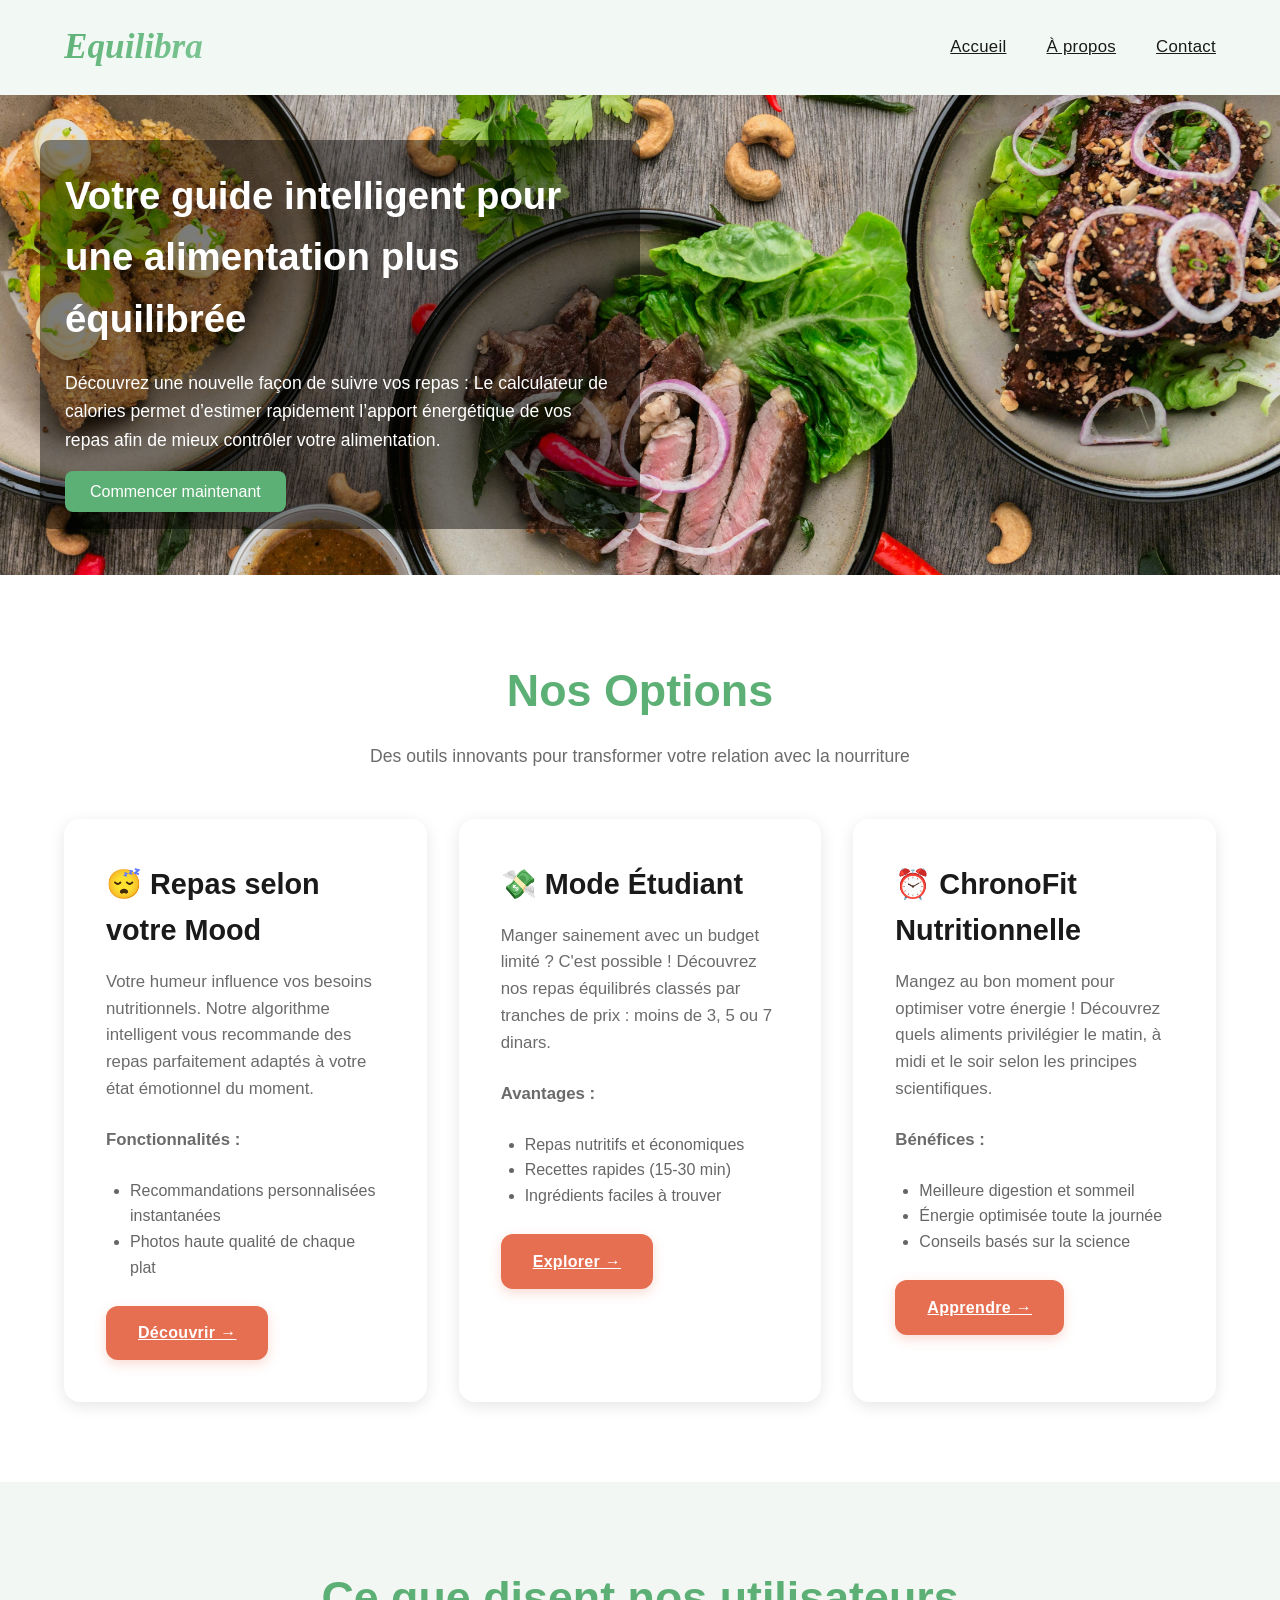
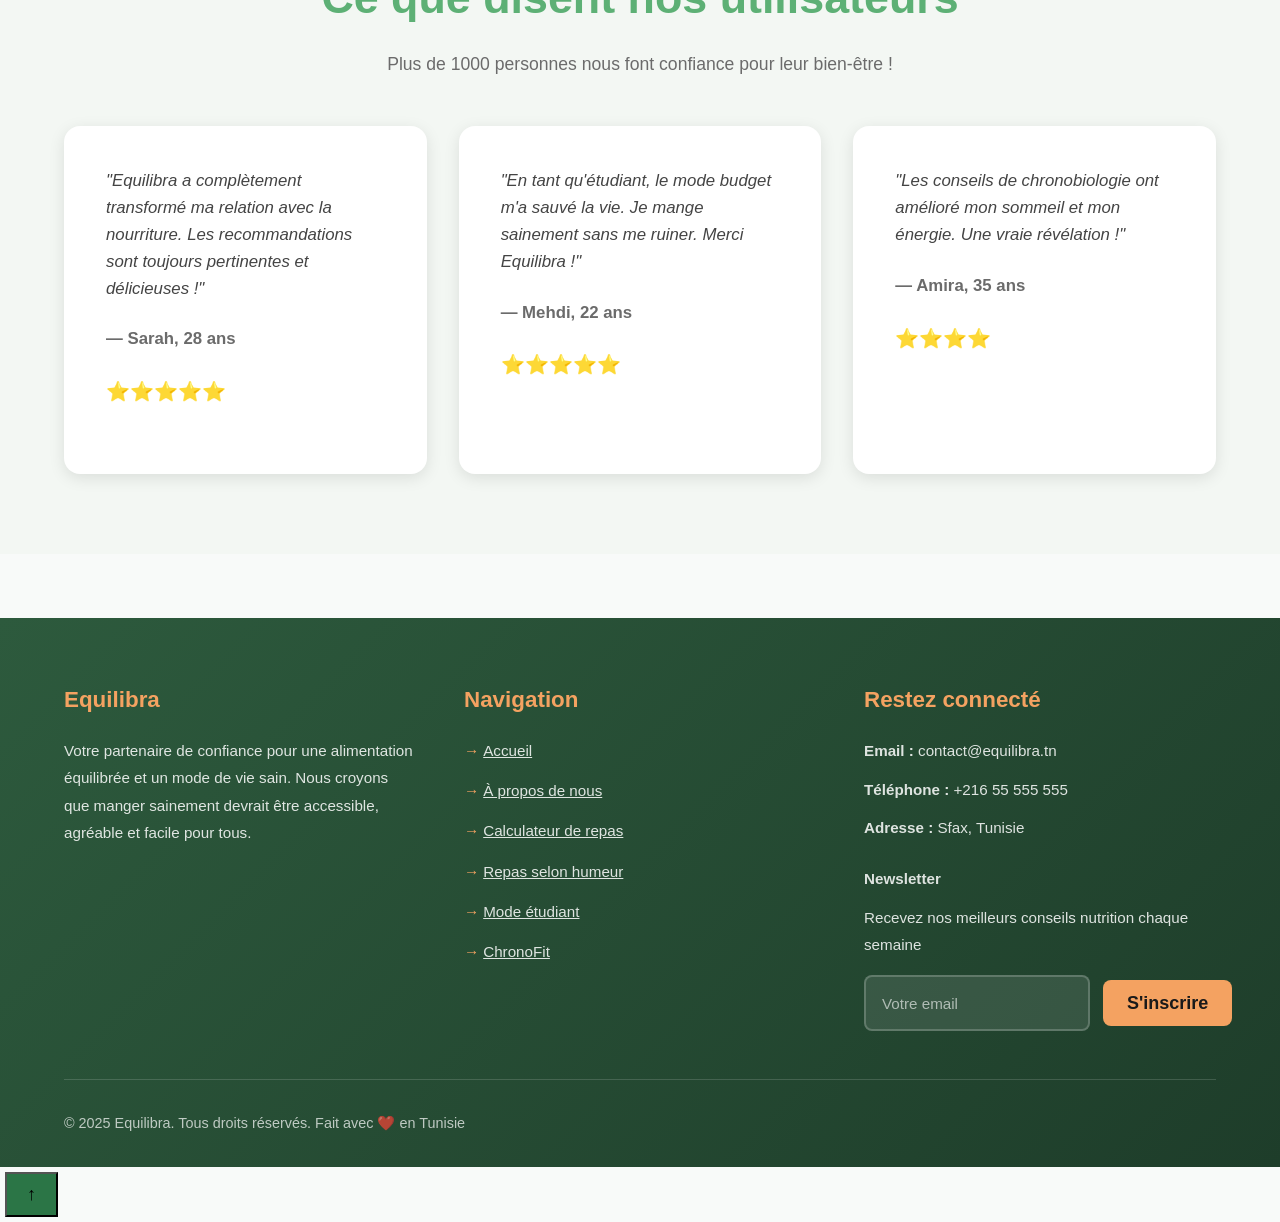
<file: index.html>
<!DOCTYPE html>
<html lang="fr">
<head>
    <meta charset="UTF-8">
    <title>Calculateur de Calories</title>
    <link rel="stylesheet" href="style.css">
</head>
<body>
<header>
    <nav>
        <h1>Equilibra</h1>
        <ul>
            <li><a href="index.html">Accueil</a></li>
            <li><a href="a propos.html">À propos</a></li>
            <li><a href="#contact">Contact</a></li>
        </ul>
    </nav>
</header>
<section class="principal">
<div class="principal1">
<h2>Votre guide intelligent pour une alimentation plus équilibrée</h2>
<p>Découvrez une nouvelle façon de suivre vos repas : Le calculateur de calories permet d’estimer rapidement l’apport énergétique de vos repas afin de mieux contrôler votre alimentation.</p>
<a href="calculateur.html" class="btn">Commencer maintenant</a>
</div>
</section>
    <section id="features" class="features">
        <h2>Nos Options</h2>
        <p>Des outils innovants pour transformer votre relation avec la nourriture</p>      
        <div class="cards">
            <div class="card">
                <h3>😴 Repas selon votre Mood</h3>
                <p>Votre humeur influence vos besoins nutritionnels. Notre algorithme intelligent vous recommande des repas parfaitement adaptés à votre état émotionnel du moment.</p>
                <p><strong>Fonctionnalités :</strong></p>
                <ul style="text-align: left; padding-left: 1.5rem; color: #666;">
                    <li>Recommandations personnalisées instantanées</li>
                    <li>Photos haute qualité de chaque plat</li>
                </ul>
            </br>
                <a href="mood.html" class="btn-secondary">Découvrir →</a>
            </div>
            <div class="card">
                <h3>💸 Mode Étudiant</h3>
                <p>Manger sainement avec un budget limité ? C'est possible ! Découvrez nos repas équilibrés classés par tranches de prix : moins de 3, 5 ou 7 dinars.</p>
                <p><strong>Avantages :</strong></p>
                <ul style="text-align: left; padding-left: 1.5rem; color: #666;">
                    <li>Repas nutritifs et économiques</li>
                    <li>Recettes rapides (15-30 min)</li>
                    <li>Ingrédients faciles à trouver</li>
                </ul>
                </br>
                <a href="budget.html" class="btn-secondary">Explorer →</a>
            </div>
            <div class="card">
                <h3>⏰ ChronoFit Nutritionnelle</h3>
                <p>Mangez au bon moment pour optimiser votre énergie ! Découvrez quels aliments privilégier le matin, à midi et le soir selon les principes scientifiques.</p>
                <p><strong>Bénéfices :</strong></p>
                <ul style="text-align: left; padding-left: 1.5rem; color: #666;">
                    <li>Meilleure digestion et sommeil</li>
                    <li>Énergie optimisée toute la journée</li>
                    <li>Conseils basés sur la science</li>
                </ul>
                </br>
                <a href="chrono.html" class="btn-secondary">Apprendre →</a>
            </div>
    </section>
    <section class="features" style="background: #f3f7f3;">
        <h2>Ce que disent nos utilisateurs</h2>
        <p>Plus de 1000 personnes nous font confiance pour leur bien-être !</p>
        <div class="cards">
            <div class="card">
                <p style="font-style: italic; color: #444; font-size: 1.05rem;">"Equilibra a complètement transformé ma relation avec la nourriture. Les recommandations sont toujours pertinentes et délicieuses !"</p>
                <p style="margin-top: 1rem;"><strong>— Sarah, 28 ans</strong></p>
                <p style="color: #F4A261; font-size: 1.2rem;">⭐⭐⭐⭐⭐</p>
            </div>
            <div class="card">
                <p style="font-style: italic; color: #444; font-size: 1.05rem;">"En tant qu'étudiant, le mode budget m'a sauvé la vie. Je mange sainement sans me ruiner. Merci Equilibra !"</p>
                <p style="margin-top: 1rem;"><strong>— Mehdi, 22 ans</strong></p>
                <p style="color: #F4A261; font-size: 1.2rem;">⭐⭐⭐⭐⭐</p>
            </div>
            <div class="card">
                <p style="font-style: italic; color: #444; font-size: 1.05rem;">"Les conseils de chronobiologie ont amélioré mon sommeil et mon énergie. Une vraie révélation !"</p>
                <p style="margin-top: 1rem;"><strong>— Amira, 35 ans</strong></p>
                <p style="color: #F4A261; font-size: 1.2rem;">⭐⭐⭐⭐</p>
            </div>
        </div>
    </section>
 <footer id="contact">
        <div class="footer-content">
            <div class="footer-section">
                <h3>Equilibra</h3>
                <p>Votre partenaire de confiance pour une alimentation équilibrée et un mode de vie sain. Nous croyons que manger sainement devrait être accessible, agréable et facile pour tous.</p>
            </div>
            <div class="footer-section">
                <h3>Navigation</h3>
                <ul>
                    <li><a href="index.html">Accueil</a></li>
                    <li><a href="a propos.html">À propos de nous</a></li>
                    <li><a href="calculateur.html">Calculateur de repas</a></li>
                    <li><a href="mood.html">Repas selon humeur</a></li>
                    <li><a href="budget.html">Mode étudiant</a></li>
                    <li><a href="chrono.html">ChronoFit</a></li>
                </ul>
            </div>
            <div class="footer-section">
                <h3>Restez connecté</h3>
                <p><strong>Email :</strong> contact@equilibra.tn</p>
                <p><strong>Téléphone :</strong> +216 55 555 555</p>
                <p><strong>Adresse :</strong> Sfax, Tunisie</p>
                <p style="margin-top: 1.5rem;"><strong>Newsletter</strong></p>
                <p>Recevez nos meilleurs conseils nutrition chaque semaine</p>
                <form class="newsletter-form" onsubmit="event.preventDefault(); alert('Merci pour votre inscription !');">
                    <input type="email" placeholder="Votre email" required>
                    <button type="submit">S'inscrire</button>
                </form>
            </div>
        </div>
        <div class="footer-bottom">
            <p>&copy; 2025 Equilibra. Tous droits réservés. Fait avec ❤️ en Tunisie </p>
        </div>
    </footer>
    <button  id="scrollToTop" onclick="window.scrollTo({top: 0, behavior: 'smooth'})">↑</button>
    <script>
        window.addEventListener('scroll', function() {
            const header = document.getElementById('header');
            const scrollToTop = document.getElementById('scrollToTop');
            
            if (window.scrollY > 100) {
                header.classList.add('scrolled');
                scrollToTop.classList.add('visible');
            } else {
                header.classList.remove('scrolled');
                scrollToTop.classList.remove('visible');
            }
        });
        const observerOptions = {
            threshold: 0.1,
            rootMargin: '0px 0px -50px 0px'
        };
        const observer = new IntersectionObserver(function(entries) {
            entries.forEach(entry => {
                if (entry.isIntersecting) {
                    entry.target.style.opacity = '1';
                    entry.target.style.transform = 'translateY(0)';
                }
            });
        }, observerOptions);
        document.querySelectorAll('.card').forEach(card => {
            card.style.opacity = '0';
            card.style.transform = 'translateY(20px)';
            card.style.transition = 'opacity 0.6s ease, transform 0.6s ease';
            observer.observe(card);
        });
    </script>
</body>
</html>
</file>
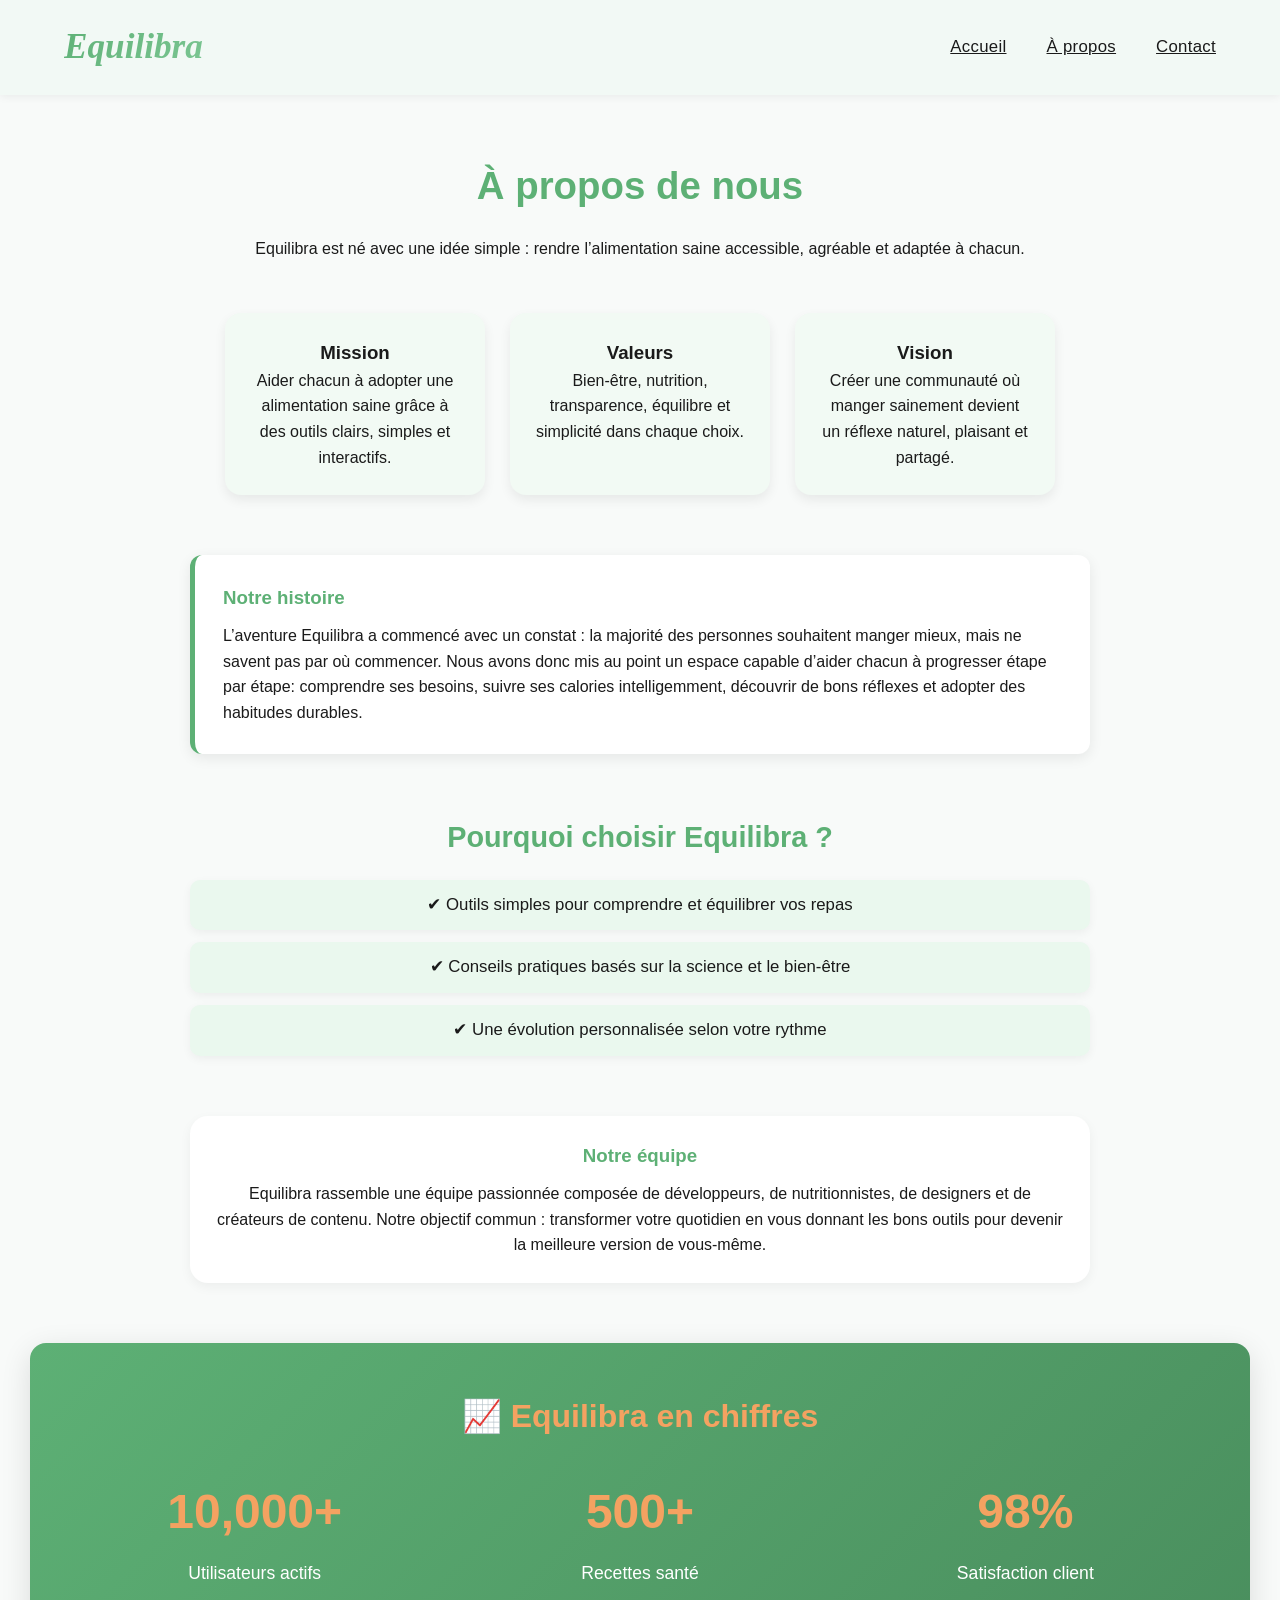
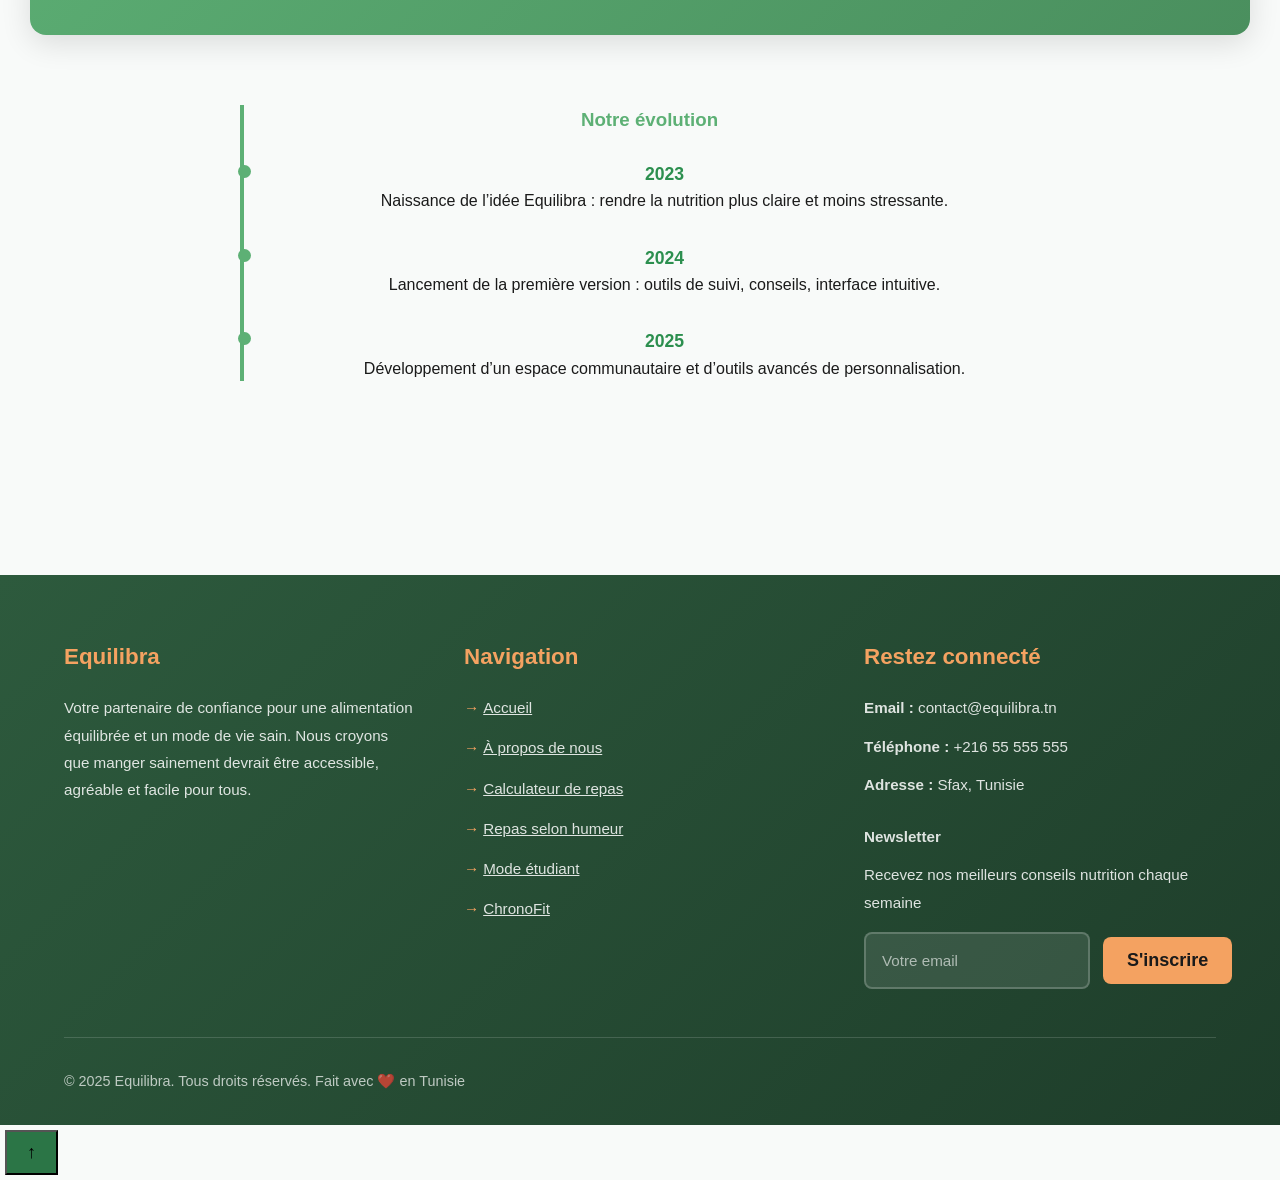
<file: a propos.html>
<!DOCTYPE html>
<html lang="fr">
<head>
    <meta charset="UTF-8">
    <title>Equilibra - À propos</title>
    <link rel="stylesheet" href="style.css">
</head>
<body>
<header>
    <nav>
        <h1>Equilibra</h1>
        <ul>
            <li><a href="acceuil.html">Accueil</a></li>
            <li><a href="a propos.html">À propos</a></li>
            <li><a href="#contact">Contact</a></li>
        </ul>
    </nav>
</header>
<section id="apropos" class="apropos">
    <h2>À propos de nous</h2>
    <p>
        Equilibra est né avec une idée simple : rendre l’alimentation saine accessible, agréable et adaptée à chacun.
    </p>
    </br>
    </br>
    <div class="valeurs">
        <div class="valeur">
            <h3>Mission</h3>
            <p>Aider chacun à adopter une alimentation saine grâce à des outils clairs, simples et interactifs.</p>
        </div>
        <div class="valeur">
            <h3>Valeurs</h3>
            <p>Bien-être, nutrition, transparence, équilibre et simplicité dans chaque choix.</p>
        </div>
        <div class="valeur">
            <h3>Vision</h3>
            <p>Créer une communauté où manger sainement devient un réflexe naturel, plaisant et partagé.</p>
        </div>
    </div>
    <section class="histoire">
        <h3>Notre histoire</h3>
        <p>
            L’aventure Equilibra a commencé avec un constat : la majorité des personnes souhaitent manger mieux, 
            mais ne savent pas par où commencer.  
            Nous avons donc mis au point un espace capable d’aider chacun à progresser étape par étape: 
            comprendre ses besoins, suivre ses calories intelligemment, découvrir de bons réflexes 
            et adopter des habitudes durables.
        </p>
    </section>
    <section class="choisir">
        <h3>Pourquoi choisir Equilibra ?</h3>
        <ul>
            <li>✔ Outils simples pour comprendre et équilibrer vos repas</li>
            <li>✔ Conseils pratiques basés sur la science et le bien-être</li>
            <li>✔ Une évolution personnalisée selon votre rythme</li>
        </ul>
    </section>
    <section class="equipe">
        <h3>Notre équipe</h3>
        <p>
            Equilibra rassemble une équipe passionnée composée de développeurs, de nutritionnistes, de designers et de créateurs de contenu.  
            Notre objectif commun : transformer votre quotidien en vous donnant les bons outils pour devenir la meilleure version de vous-même.
        </p>
    </section>
     <section style="background: linear-gradient(135deg, #5DB075, #4A8F5E); color: white; padding: 3rem; border-radius: 16px; margin: 3rem 0; box-shadow: 0 8px 30px rgba(0,0,0,0.12);">
            <h3 style="color: #F4A261; text-align: center; font-size: 2em; margin-bottom: 2rem;">📈 Equilibra en chiffres</h3>
            <div style="display: grid; grid-template-columns: repeat(auto-fit, minmax(200px, 1fr)); gap: 2rem; text-align: center;">
                <div>
                    <p style="font-size: 3em; font-weight: bold; margin: 0; color: #F4A261;">10,000+</p>
                    <p style="font-size: 1.1em; margin: 0.5rem 0 0 0;">Utilisateurs actifs</p>
                </div>
                <div>
                    <p style="font-size: 3em; font-weight: bold; margin: 0; color: #F4A261;">500+</p>
                    <p style="font-size: 1.1em; margin: 0.5rem 0 0 0;">Recettes santé</p>
                </div>
                <div>
                    <p style="font-size: 3em; font-weight: bold; margin: 0; color: #F4A261;">98%</p>
                    <p style="font-size: 1.1em; margin: 0.5rem 0 0 0;">Satisfaction client</p>
                </div>
            </div>
        </section>
    <section class="timeline">
        <h3>Notre évolution</h3>
        <div class="etape">
            <span class="date">2023</span>
            <p>Naissance de l’idée Equilibra : rendre la nutrition plus claire et moins stressante.</p>
        </div>
        <div class="etape">
            <span class="date">2024</span>
            <p>Lancement de la première version : outils de suivi, conseils, interface intuitive.</p>
        </div>
        <div class="etape">
            <span class="date">2025</span>
            <p>Développement d’un espace communautaire et d’outils avancés de personnalisation.</p>
        </div>
    </section>
</section>
<footer id="contact">
        <div class="footer-content">
            <div class="footer-section">
                <h3>Equilibra</h3>
                <p>Votre partenaire de confiance pour une alimentation équilibrée et un mode de vie sain. Nous croyons que manger sainement devrait être accessible, agréable et facile pour tous.</p>
            </div>
            <div class="footer-section">
                <h3>Navigation</h3>
                <ul>
                    <li><a href="acceuil.html">Accueil</a></li>
                    <li><a href="a propos.html">À propos de nous</a></li>
                    <li><a href="calculateur.html">Calculateur de repas</a></li>
                    <li><a href="mood.html">Repas selon humeur</a></li>
                    <li><a href="budget.html">Mode étudiant</a></li>
                    <li><a href="chrono.html">ChronoFit</a></li>
                </ul>
            </div>
            <div class="footer-section">
                <h3>Restez connecté</h3>
                <p><strong>Email :</strong> contact@equilibra.tn</p>
                <p><strong>Téléphone :</strong> +216 55 555 555</p>
                <p><strong>Adresse :</strong> Sfax, Tunisie</p>
                <p style="margin-top: 1.5rem;"><strong>Newsletter</strong></p>
                <p>Recevez nos meilleurs conseils nutrition chaque semaine</p>
                <form class="newsletter-form" onsubmit="event.preventDefault(); alert('Merci pour votre inscription !');">
                    <input type="email" placeholder="Votre email" required>
                    <button type="submit">S'inscrire</button>
                </form>
            </div>
        </div>
        <div class="footer-bottom">
            <p>&copy; 2025 Equilibra. Tous droits réservés. Fait avec ❤️ en Tunisie</p>
        </div>
    </footer>
    <button  id="scrollToTop" onclick="window.scrollTo({top: 0, behavior: 'smooth'})">↑</button>
    <script>
        window.addEventListener('scroll', function() {
            const header = document.getElementById('header');
            const scrollToTop = document.getElementById('scrollToTop');
            
            if (window.scrollY > 100) {
                header.classList.add('scrolled');
                scrollToTop.classList.add('visible');
            } else {
                header.classList.remove('scrolled');
                scrollToTop.classList.remove('visible');
            }
        });
        const observerOptions = {
            threshold: 0.1,
            rootMargin: '0px 0px -50px 0px'
        };
        const observer = new IntersectionObserver(function(entries) {
            entries.forEach(entry => {
                if (entry.isIntersecting) {
                    entry.target.style.opacity = '1';
                    entry.target.style.transform = 'translateY(0)';
                }
            });
        }, observerOptions);
        document.querySelectorAll('.card').forEach(card => {
            card.style.opacity = '0';
            card.style.transform = 'translateY(20px)';
            card.style.transition = 'opacity 0.6s ease, transform 0.6s ease';
            observer.observe(card);
        });
    </script>
</body>
</html>
</file>
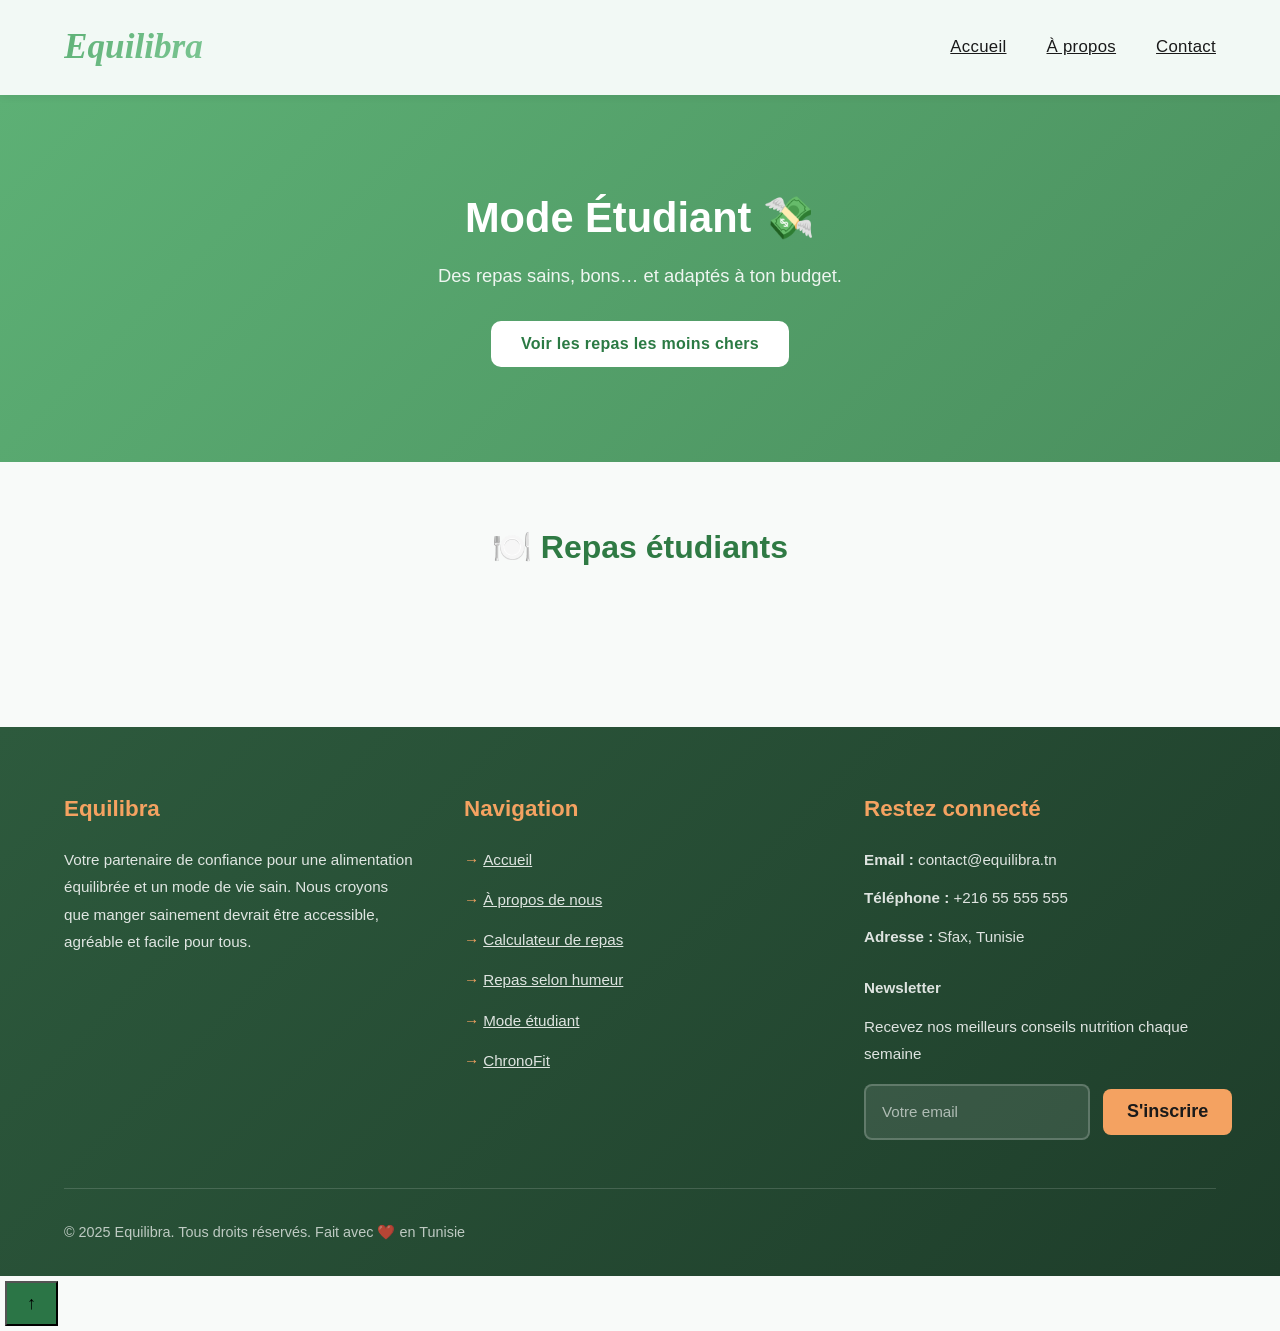
<file: budget.html>
<!DOCTYPE html>
<html lang="fr">
<head>
    <meta charset="UTF-8">
    <title>Mode Étudiant</title>
    <link rel="stylesheet" href="style.css">
</head>
<body>
<header>
<nav>
    <h1>Equilibra</h1>
    <ul>
        <li><a href="acceuil.html">Accueil</a></li>
        <li><a href="a propos.html">À propos</a></li>
        <li><a href="#contact">Contact</a></li>
    </ul>
</nav>
</header>
<section class="etudiant">
    <h2>Mode Étudiant 💸</h2>
    <p>Des repas sains, bons… et adaptés à ton budget.</p>
    <button class="btn btn-student" onclick="chargerRepas()">Voir les repas les moins chers</button>
</section>
<section class="repasetud">
    <h3 class="section-title">🍽️ Repas étudiants</h3>
    <div id="resultats" class="cards-wrapper"></div>
</section>
<footer id="contact">
        <div class="footer-content">
            <div class="footer-section">
                <h3>Equilibra</h3>
                <p>Votre partenaire de confiance pour une alimentation équilibrée et un mode de vie sain. Nous croyons que manger sainement devrait être accessible, agréable et facile pour tous.</p>
            </div>
            <div class="footer-section">
                <h3>Navigation</h3>
                <ul>
                    <li><a href="acceuil.html">Accueil</a></li>
                    <li><a href="a propos.html">À propos de nous</a></li>
                    <li><a href="calculateur.html">Calculateur de repas</a></li>
                    <li><a href="mood.html">Repas selon humeur</a></li>
                    <li><a href="budget.html">Mode étudiant</a></li>
                    <li><a href="chrono.html">ChronoFit</a></li>
                </ul>
            </div>
            <div class="footer-section">
                <h3>Restez connecté</h3>
                <p><strong>Email :</strong> contact@equilibra.tn</p>
                <p><strong>Téléphone :</strong> +216 55 555 555</p>
                <p><strong>Adresse :</strong> Sfax, Tunisie</p>
                <p style="margin-top: 1.5rem;"><strong>Newsletter</strong></p>
                <p>Recevez nos meilleurs conseils nutrition chaque semaine</p>
                <form class="newsletter-form" onsubmit="event.preventDefault(); alert('Merci pour votre inscription !');">
                    <input type="email" placeholder="Votre email" required>
                    <button type="submit">S'inscrire</button>
                </form>
            </div>
        </div>
        <div class="footer-bottom">
            <p>&copy; 2025 Equilibra. Tous droits réservés. Fait avec ❤️ en Tunisie</p>
        </div>
    </footer>
    <button  id="scrollToTop" onclick="window.scrollTo({top: 0, behavior: 'smooth'})">↑</button>
    <script>
        window.addEventListener('scroll', function() {
            const header = document.getElementById('header');
            const scrollToTop = document.getElementById('scrollToTop');
            
            if (window.scrollY > 100) {
                header.classList.add('scrolled');
                scrollToTop.classList.add('visible');
            } else {
                header.classList.remove('scrolled');
                scrollToTop.classList.remove('visible');
            }
        });
        const observerOptions = {
            threshold: 0.1,
            rootMargin: '0px 0px -50px 0px'
        };
        const observer = new IntersectionObserver(function(entries) {
            entries.forEach(entry => {
                if (entry.isIntersecting) {
                    entry.target.style.opacity = '1';
                    entry.target.style.transform = 'translateY(0)';
                }
            });
        }, observerOptions);
        document.querySelectorAll('.card').forEach(card => {
            card.style.opacity = '0';
            card.style.transform = 'translateY(20px)';
            card.style.transition = 'opacity 0.6s ease, transform 0.6s ease';
            observer.observe(card);
        });
function chargerRepas() {
    var xhr = new XMLHttpRequest();
    xhr.open("GET", "repas.xml", true);
    xhr.send();
    xhr.onreadystatechange = function() {
        if (xhr.readyState == 4 && xhr.status == 200) {
            afficher(xhr.responseXML);
        }
    };
}
function afficher(xml) {
    var items = xml.getElementsByTagName("item");
    var output = "";
    for (var i = 0; i < items.length; i++) {
        var nom = items[i].getElementsByTagName("nom")[0].textContent;
        var prix = items[i].getElementsByTagName("prix")[0].textContent;
        var desc = items[i].getElementsByTagName("desc")[0].textContent;
        output += `
            <div class="student-card">
                <div class="price-tag">${prix} dt</div>
                <h4>${nom}</h4>
                <p>${desc}</p>
            </div>
        `;
    }
    document.getElementById("resultats").innerHTML = output;
}
</script>
</body>
</html>
</file>
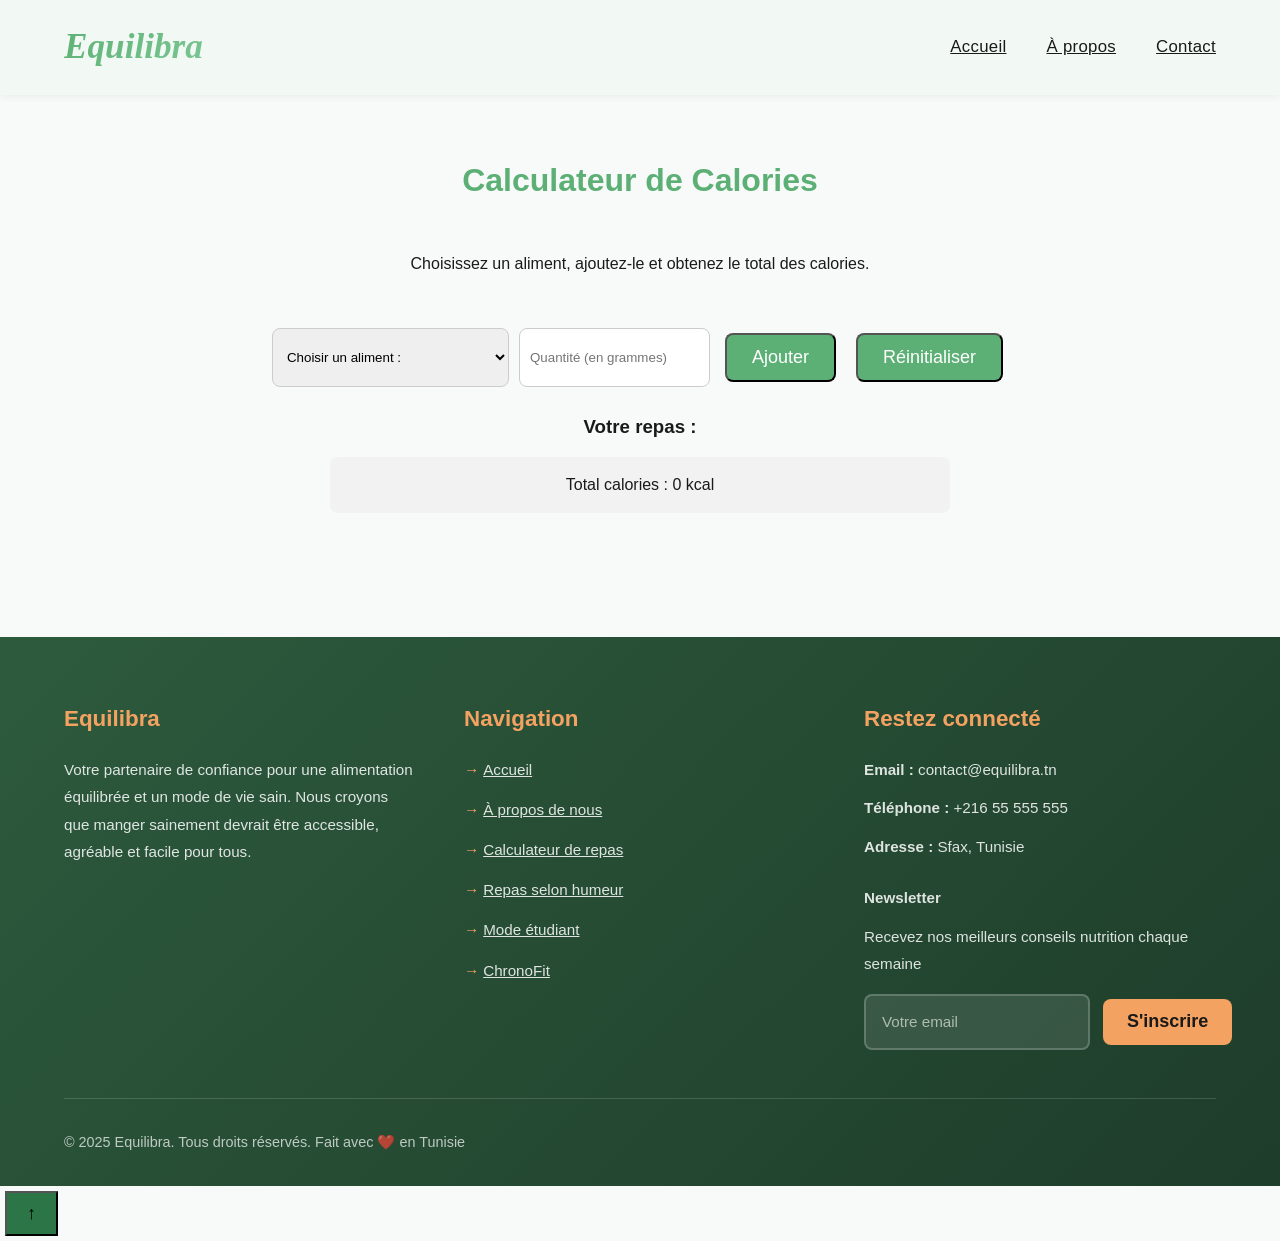
<file: calculateur.html>
<!DOCTYPE html>
<html lang="fr">
<head>
    <meta charset="UTF-8">
    <title>Calculateur de Calories</title>
    <link rel="stylesheet" href="style.css">
</head>
<body>
<header>
<nav>
<h1>Equilibra</h1>
<ul>
<li><a href="acceuil.html">Accueil</a></li>
<li><a href="a propos.html">À propos</a></li>
<li><a href="#contact">Contact</a></li>
</ul>
</nav>
</header>
<section class="calc1">
    <h2>Calculateur de Calories</h2>
    </br>
    <p>Choisissez un aliment, ajoutez-le et obtenez le total des calories.</p>
</br>
</br>
    <div class="calc2">
        <select id="foodSelect">
            <option value="">Choisir un aliment :</option>
        </select>
        <input type="number" id="quantity" placeholder="Quantité (en grammes)">
        <button class="btn" onclick="addFood()">Ajouter</button>
        <button class="btn" onclick="resetMeal()">Réinitialiser</button>
    </div>
    <h3>Votre repas :</h3>
    <ul id="mealList"></ul>
    <div id="result">
        Total calories : <span id="totalCalories">0</span> kcal
    </div>
</section>
<footer id="contact">
        <div class="footer-content">
            <div class="footer-section">
                <h3>Equilibra</h3>
                <p>Votre partenaire de confiance pour une alimentation équilibrée et un mode de vie sain. Nous croyons que manger sainement devrait être accessible, agréable et facile pour tous.</p>
            </div>
            <div class="footer-section">
                <h3>Navigation</h3>
                <ul>
                    <li><a href="acceuil.html">Accueil</a></li>
                    <li><a href="a propos.html">À propos de nous</a></li>
                    <li><a href="calculateur.html">Calculateur de repas</a></li>
                    <li><a href="mood.html">Repas selon humeur</a></li>
                    <li><a href="budget.html">Mode étudiant</a></li>
                    <li><a href="chrono.html">ChronoFit</a></li>
                </ul>
            </div>
            <div class="footer-section">
                <h3>Restez connecté</h3>
                <p><strong>Email :</strong> contact@equilibra.tn</p>
                <p><strong>Téléphone :</strong> +216 55 555 555</p>
                <p><strong>Adresse :</strong> Sfax, Tunisie</p>
                <p style="margin-top: 1.5rem;"><strong>Newsletter</strong></p>
                <p>Recevez nos meilleurs conseils nutrition chaque semaine</p>
                <form class="newsletter-form" onsubmit="event.preventDefault(); alert('Merci pour votre inscription !');">
                    <input type="email" placeholder="Votre email" required>
                    <button type="submit">S'inscrire</button>
                </form>
            </div>
        </div>
        <div class="footer-bottom">
            <p>&copy; 2025 Equilibra. Tous droits réservés. Fait avec ❤️ en Tunisie</p>
        </div>
    </footer>
    <button  id="scrollToTop" onclick="window.scrollTo({top: 0, behavior: 'smooth'})">↑</button>
    <script>
        window.addEventListener('scroll', function() {
            const header = document.getElementById('header');
            const scrollToTop = document.getElementById('scrollToTop');
            
            if (window.scrollY > 100) {
                header.classList.add('scrolled');
                scrollToTop.classList.add('visible');
            } else {
                header.classList.remove('scrolled');
                scrollToTop.classList.remove('visible');
            }
        });
        const observerOptions = {
            threshold: 0.1,
            rootMargin: '0px 0px -50px 0px'
        };
        const observer = new IntersectionObserver(function(entries) {
            entries.forEach(entry => {
                if (entry.isIntersecting) {
                    entry.target.style.opacity = '1';
                    entry.target.style.transform = 'translateY(0)';
                }
            });
        }, observerOptions);
        document.querySelectorAll('.card').forEach(card => {
            card.style.opacity = '0';
            card.style.transform = 'translateY(20px)';
            card.style.transition = 'opacity 0.6s ease, transform 0.6s ease';
            observer.observe(card);
        });
const foods = [
    { name: "Salade verte", calories: 15 },
    { name: "Salade Méchouia", calories: 95 },
    { name: "Orange", calories: 47 },
    { name: "Pomme", calories: 52 },
    { name: "Banane", calories: 89 },
    { name: "Pastèque", calories: 30 },
    { name: "Raisin blanc", calories: 69 },
    { name: "Grenade", calories: 83 },
    { name: "Dattes", calories: 23 },
    { name: "Merguez", calories: 80 },
    { name: "Œuf", calories: 155 },
    { name: "Thon", calories: 116 },
    { name: "Yaourt nature", calories: 61 },
    { name: "couscous", calories: 120 },
    { name: "Poulet grillé", calories: 165 },
    { name: "Poisson grillé", calories: 120 },
    { name: "Riz cuit", calories: 130 },
    { name: "Pain Tabouna", calories: 131 },
    { name: "Pain complet", calories: 69 },
    { name: "Mloukhia", calories: 120 },
    { name: "Chorba orge", calories: 60 },
    { name: "Lablabi", calories: 95 },
    { name: "Ojja", calories: 90 }
];
const select = document.getElementById("foodSelect");
foods.forEach(f => {
    const option = document.createElement("option");
    option.value = f.name;
    option.textContent = `${f.name} (${f.calories} kcal /100g)`;
    select.appendChild(option);
});
let total = 0;
function addFood() {
    const foodName = select.value;
    const quantity = parseInt(document.getElementById("quantity").value);
    if (!foodName || !quantity) {
        alert("Veuillez sélectionner un aliment et entrer une quantité.");
        return;
    }
    const food = foods.find(f => f.name === foodName);
    const calories = (food.calories * quantity) / 100;
    total += calories;
    const li = document.createElement("li");
    li.textContent = `${foodName} - ${quantity} g → ${calories.toFixed(1)} kcal`;
    document.getElementById("mealList").appendChild(li);
    document.getElementById("totalCalories").textContent = total.toFixed(1);
    document.getElementById("quantity").value = "";
}
function resetMeal() {
    total = 0;
    document.getElementById("mealList").innerHTML = "";
    document.getElementById("totalCalories").textContent = "0";
    document.getElementById("quantity").value = "";
}
</script>
</body>
</html>
</file>
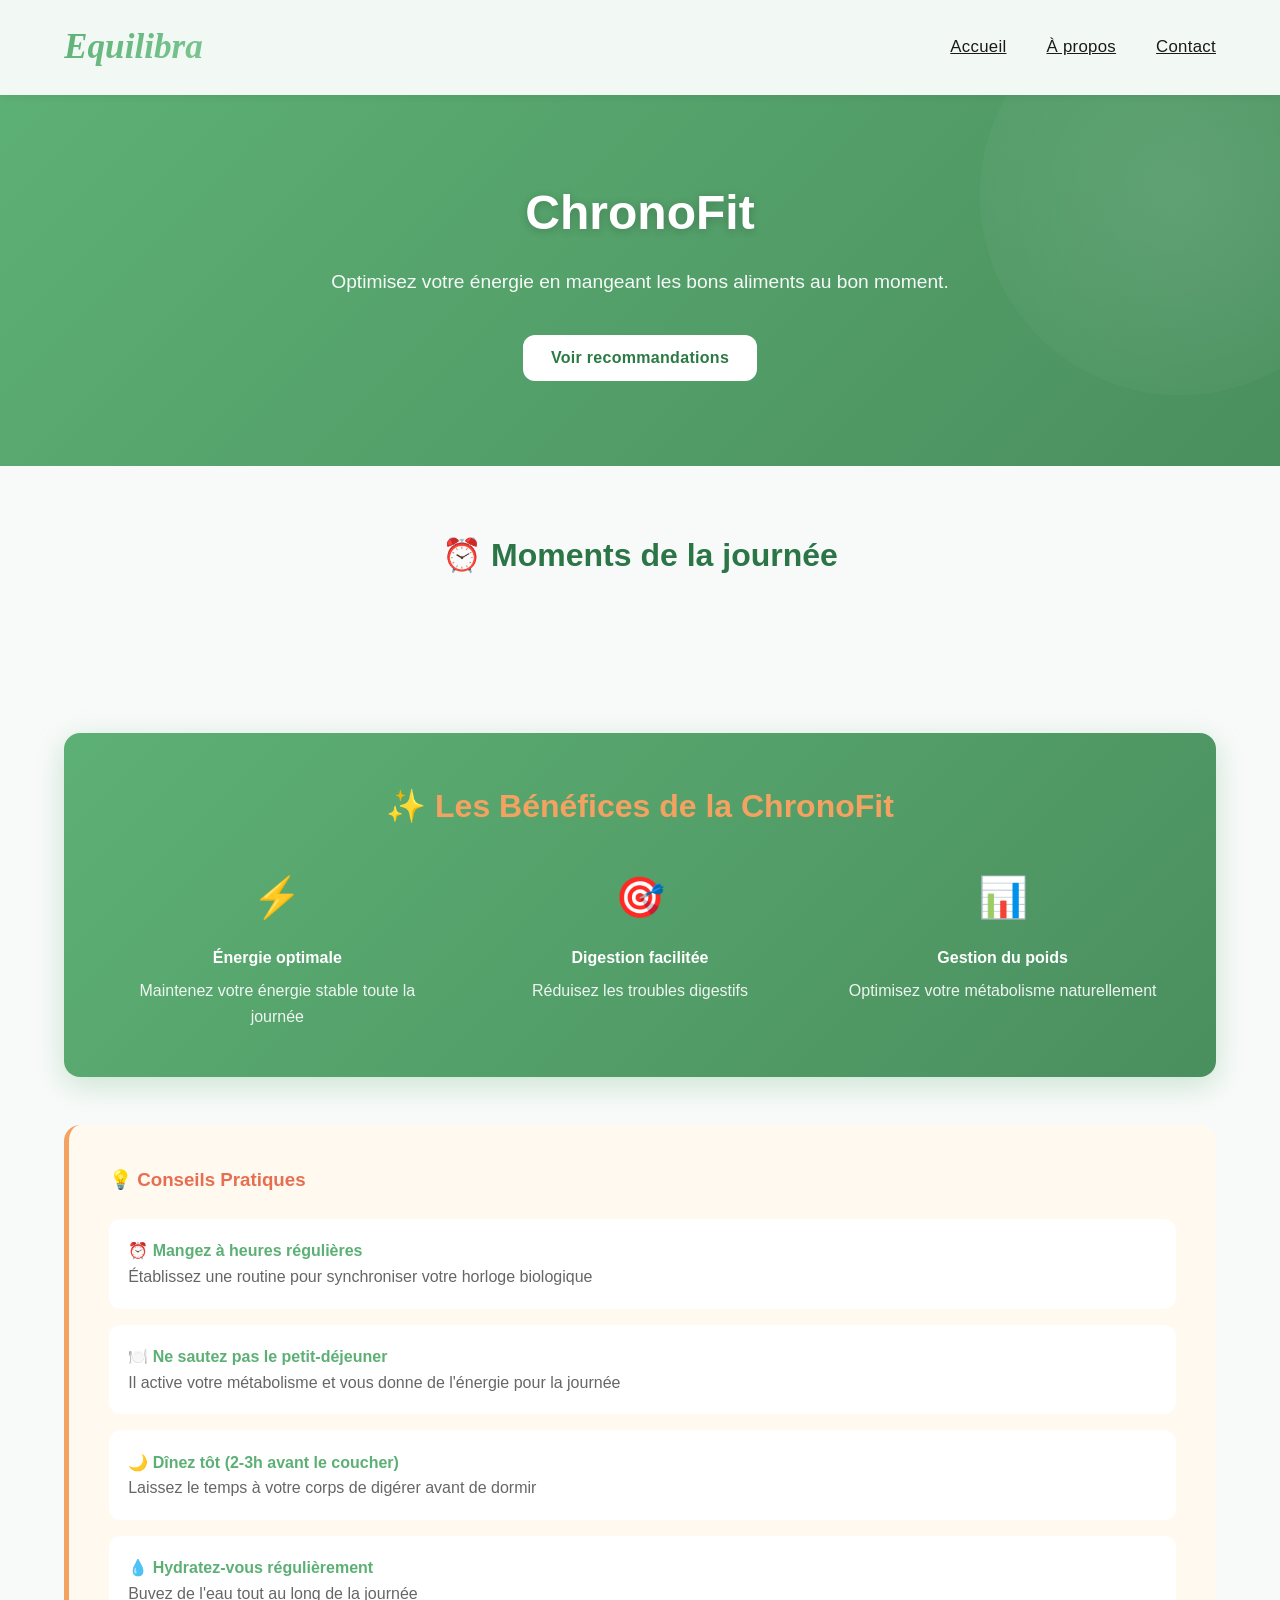
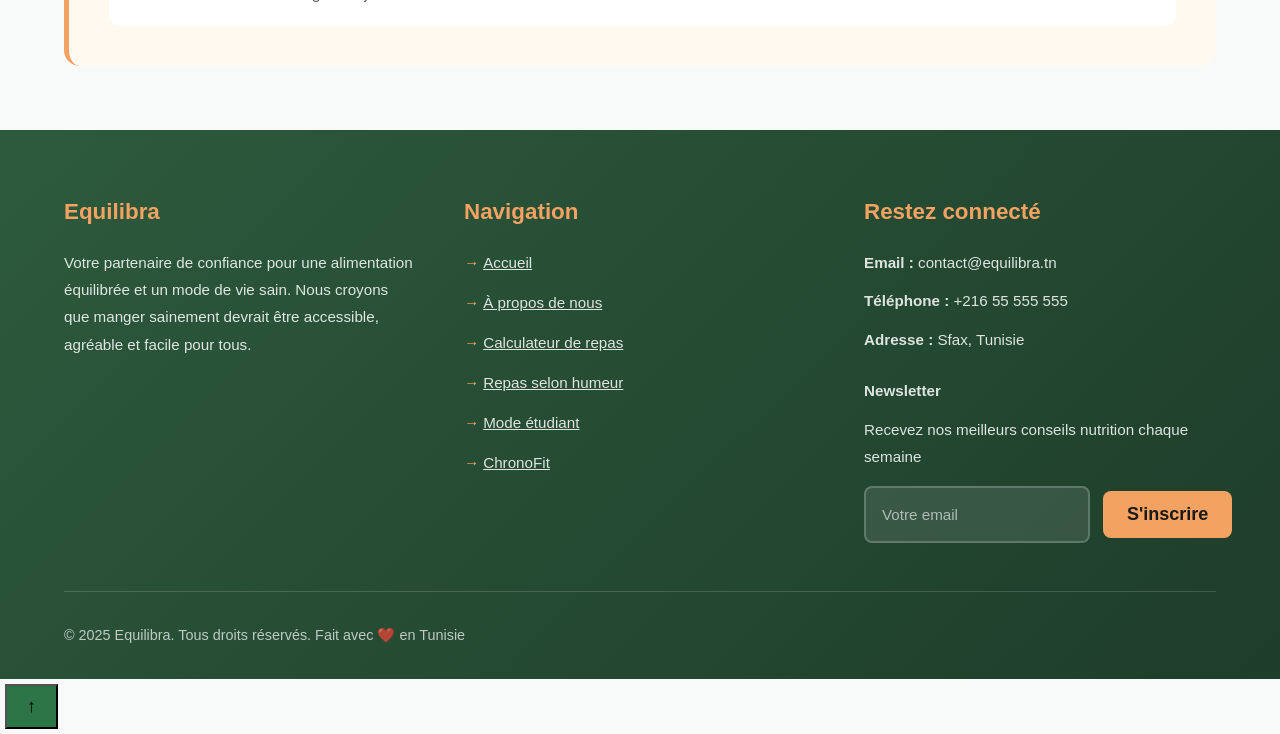
<file: chrono.html>
<!DOCTYPE html>
<html lang="fr">
<head>
    <meta charset="UTF-8">
    <title>ChronoFit – Quand manger quoi ?</title>
    <link rel="stylesheet" href="style.css">
</head>
<body>
<header>
    <nav>
        <h1>Equilibra</h1>
        <ul>
            <li><a href="acceuil.html">Accueil</a></li>
            <li><a href="a propos.html">À propos</a></li>
            <li><a href="#contact">Contact</a></li>
        </ul>
    </nav>
</header>
<section class="chronoo">
    <h2>ChronoFit</h2>
    <p>Optimisez votre énergie en mangeant les bons aliments au bon moment.</p>
    <button class="btn chrono-btn" onclick="chargerMoments()">Voir recommandations</button>
</section>
<section class="chrono1">
    <h3 class="chrono-title">⏰ Moments de la journée</h3>
    <div id="chronoResult" class="chrono-grid">
    </div>
</section>
    <div style="max-width: 1200px; margin: 0 auto; padding: 0 1.5rem;">
    <div style="background: linear-gradient(135deg, var(--primary-green), var(--primary-green-dark)); 
        color: white; 
        padding: 3rem; 
        border-radius: 16px; 
        margin: 3rem 0; 
        box-shadow: 0 8px 30px rgba(93, 176, 117, 0.3);">
        <h3 style="color: #F4A261; text-align: center; font-size: 2em; margin-bottom: 2rem;">
            ✨ Les Bénéfices de la ChronoFit
        </h3>
        <div style="display: grid; grid-template-columns: repeat(auto-fit, minmax(250px, 1fr)); gap: 2rem;">
            <div style="text-align: center;">
                <p style="font-size: 2.5rem; margin: 0;">⚡</p>
                <h4 style="margin: 1rem 0 0.5rem;">Énergie optimale</h4>
                <p style="opacity: 0.9;">Maintenez votre énergie stable toute la journée</p>
            </div>
            <div style="text-align: center;">
                <p style="font-size: 2.5rem; margin: 0;">🎯</p>
                <h4 style="margin: 1rem 0 0.5rem;">Digestion facilitée</h4>
                <p style="opacity: 0.9;">Réduisez les troubles digestifs</p>
            </div>
            <div style="text-align: center;">
                <p style="font-size: 2.5rem; margin: 0;">📊</p>
                <h4 style="margin: 1rem 0 0.5rem;">Gestion du poids</h4>
                <p style="opacity: 0.9;">Optimisez votre métabolisme naturellement</p>
            </div>
        </div>
    </div>
    <div style="background: #FFF9F0; 
        padding: 2.5rem; 
        border-radius: 16px; 
        margin: 2rem 0; 
        border-left: 5px solid #F4A261;">
        <h3 style="color: #E76F51; margin-bottom: 1.5rem;">💡 Conseils Pratiques</h3>
        <div style="display: grid; gap: 1rem;">
            <div style="background: white; padding: 1.2rem; border-radius: 12px;">
                <strong style="color: var(--primary-green);">⏰ Mangez à heures régulières</strong>
                <p style="color: #666;">Établissez une routine pour synchroniser votre horloge biologique</p>
            </div>
            <div style="background: white; padding: 1.2rem; border-radius: 12px;">
                <strong style="color: var(--primary-green);">🍽️ Ne sautez pas le petit-déjeuner</strong>
                <p style="color: #666;">Il active votre métabolisme et vous donne de l'énergie pour la journée</p>
            </div>
            <div style="background: white; padding: 1.2rem; border-radius: 12px;">
                <strong style="color: var(--primary-green);">🌙 Dînez tôt (2-3h avant le coucher)</strong>
                <p style="color: #666;">Laissez le temps à votre corps de digérer avant de dormir</p>
            </div>
            <div style="background: white; padding: 1.2rem; border-radius: 12px;">
                <strong style="color: var(--primary-green);">💧 Hydratez-vous régulièrement</strong>
                <p style="color: #666;">Buvez de l'eau tout au long de la journée</p>
            </div>
        </div>
    </div>
</div>
 <footer id="contact">
        <div class="footer-content">
            <div class="footer-section">
                <h3>Equilibra</h3>
                <p>Votre partenaire de confiance pour une alimentation équilibrée et un mode de vie sain. Nous croyons que manger sainement devrait être accessible, agréable et facile pour tous.</p>
            </div>
            <div class="footer-section">
                <h3>Navigation</h3>
                <ul>
                    <li><a href="acceuil.html">Accueil</a></li>
                    <li><a href="a propos.html">À propos de nous</a></li>
                    <li><a href="calculateur.html">Calculateur de repas</a></li>
                    <li><a href="mood.html">Repas selon humeur</a></li>
                    <li><a href="budget.html">Mode étudiant</a></li>
                    <li><a href="chrono.html">ChronoFit</a></li>
                </ul>
            </div>
            <div class="footer-section">
                <h3>Restez connecté</h3>
                <p><strong>Email :</strong> contact@equilibra.tn</p>
                <p><strong>Téléphone :</strong> +216 55 555 555</p>
                <p><strong>Adresse :</strong> Sfax, Tunisie</p>
                <p style="margin-top: 1.5rem;"><strong>Newsletter</strong></p>
                <p>Recevez nos meilleurs conseils nutrition chaque semaine</p>
                <form class="newsletter-form" onsubmit="event.preventDefault(); alert('Merci pour votre inscription !');">
                    <input type="email" placeholder="Votre email" required>
                    <button type="submit">S'inscrire</button>
                </form>
            </div>
        </div>
        <div class="footer-bottom">
            <p>&copy; 2025 Equilibra. Tous droits réservés. Fait avec ❤️ en Tunisie</p>
        </div>
    </footer>
    <button  id="scrollToTop" onclick="window.scrollTo({top: 0, behavior: 'smooth'})">↑</button>
    <script>
        window.addEventListener('scroll', function() {
            const header = document.getElementById('header');
            const scrollToTop = document.getElementById('scrollToTop');
            
            if (window.scrollY > 100) {
                header.classList.add('scrolled');
                scrollToTop.classList.add('visible');
            } else {
                header.classList.remove('scrolled');
                scrollToTop.classList.remove('visible');
            }
        });
        const observerOptions = {
            threshold: 0.1,
            rootMargin: '0px 0px -50px 0px'
        };
        const observer = new IntersectionObserver(function(entries) {
            entries.forEach(entry => {
                if (entry.isIntersecting) {
                    entry.target.style.opacity = '1';
                    entry.target.style.transform = 'translateY(0)';
                }
            });
        }, observerOptions);
        document.querySelectorAll('.card').forEach(card => {
            card.style.opacity = '0';
            card.style.transform = 'translateY(20px)';
            card.style.transition = 'opacity 0.6s ease, transform 0.6s ease';
            observer.observe(card);
        });
var chronoData = `
<moments>
    <moment>
        <titre>Matin</titre>
        <type>Glucides + fibres</type>
        <texte>Ton cerveau a besoin de carburant, pas d’air.</texte>
        <details>Avoine, fruits, œufs, pain complet. Idéal pour lancer la machine.</details>
    </moment>
    <moment>
        <titre>Midi</titre>
        <type>Repas complet équilibré</type>
        <texte>Le moment où tu peux manger le plus sans remords.</texte>
        <details>Protéines, légumes, féculents : ton trio gagnant pour l’après-midi.</details>
    </moment>
    <moment>
        <titre>Soir</titre>
        <type>Léger + digestible</type>
        <texte>Le soir, ton estomac veut dormir, pas faire du crossfit.</texte>
        <details>Soupes, légumes, poisson, yaourt… évite les bombes caloriques.</details>
    </moment>
</moments>
`;
function chargerMoments() {
    var blob = new Blob([chronoData], { type: "text/xml" });
    var url = URL.createObjectURL(blob);
    var xhr = new XMLHttpRequest();
    xhr.open("GET", url, true);
    xhr.send();
    xhr.onreadystatechange = function () {
        if (xhr.readyState === 4 && xhr.status === 200) {
            afficher(xhr.responseXML);
        }
    };
}
function afficher(xml) {
    var list = xml.getElementsByTagName("moment");
    var output = "";
    for (var i = 0; i < list.length; i++) {
        var titre = list[i].getElementsByTagName("titre")[0].textContent;
        var type = list[i].getElementsByTagName("type")[0].textContent;
        var texte = list[i].getElementsByTagName("texte")[0].textContent;
        var details = list[i].getElementsByTagName("details")[0].textContent;
        output += `
            <div class="chrono2">
                <h4>${titre}</h4>
                <span class="chrono-tag">${type}</span>
                <p class="chrono3">“${texte}”</p>
                <p class="chrono-details">${details}</p>
            </div>
        `;
    }
    document.getElementById("chronoResult").innerHTML = output;
}
</script>
</body>
</html>
</file>
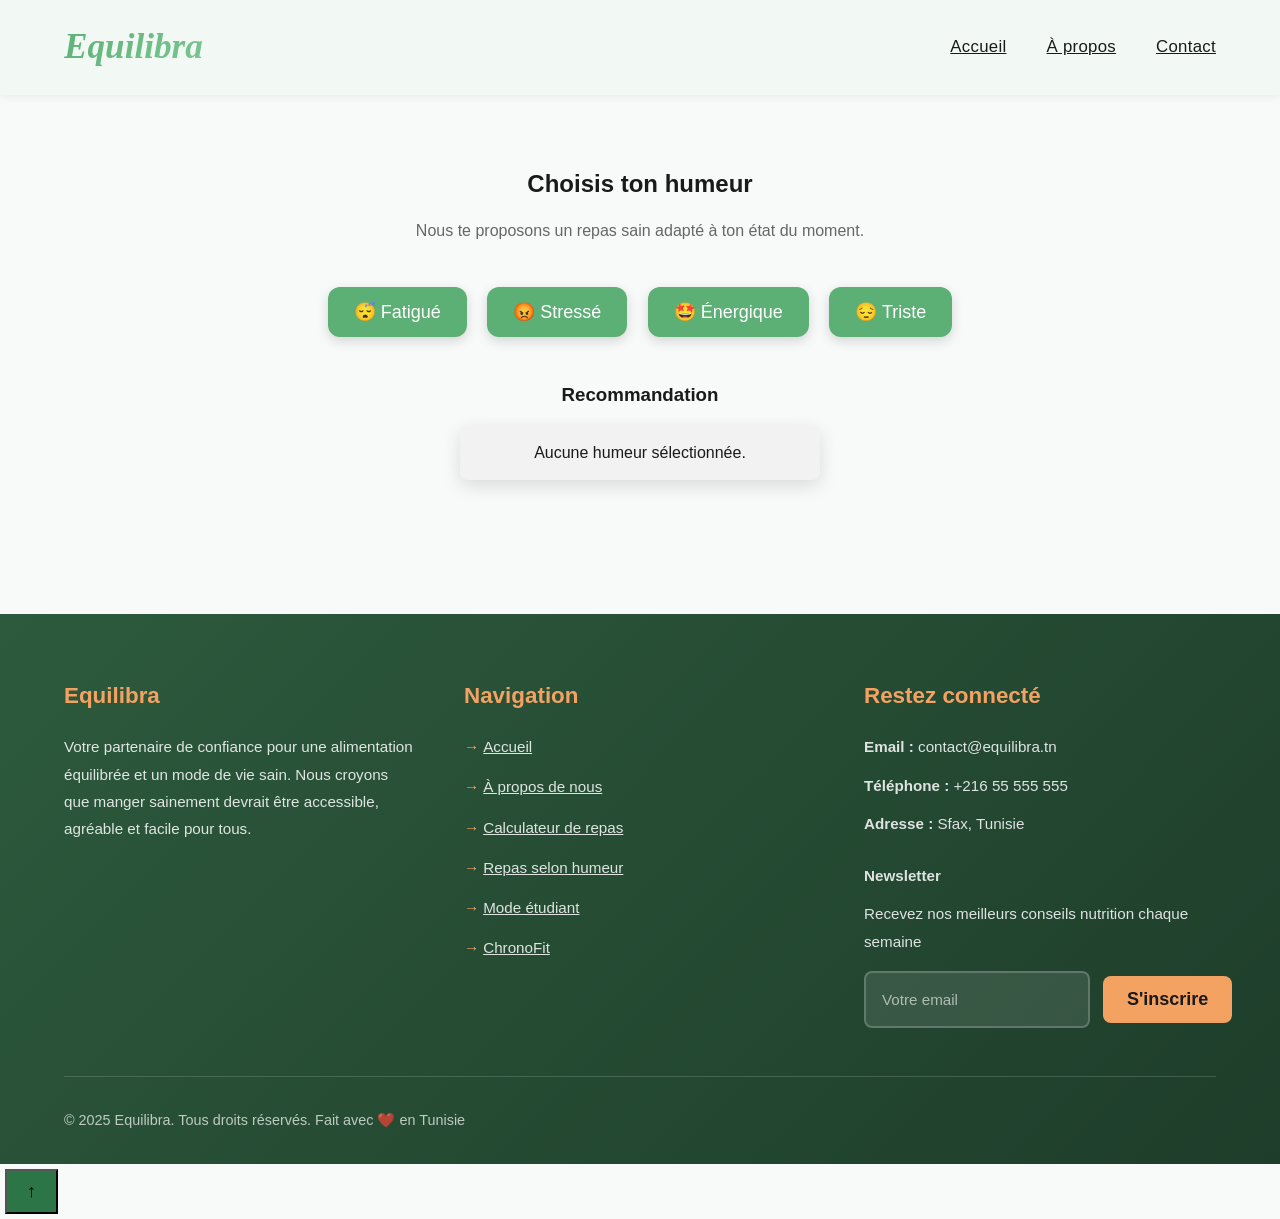
<file: mood.html>
<!DOCTYPE html>
<html lang="fr">
<head>
    <meta charset="UTF-8">
    <title>Repas Selon Votre Mood</title>
    <link rel="stylesheet" href="style.css">
</head>
<body>
<header>
    <nav>
        <h1>Equilibra</h1>
        <ul>
            <li><a href="acceuil.html">Accueil</a></li>
            <li><a href="a propos.html">À propos</a></li>
            <li><a href="#contact">Contact</a></li>
        </ul>
    </nav>
</header>
<section class="mood">
    <h2>Choisis ton humeur</h2>
    <p class="soustitre">
        Nous te proposons un repas sain adapté à ton état du moment.
    </p>
    <div class="mood-buttons">
        <button class="mood-btn" data-mood="fatigue">😴 Fatigué</button>
        <button class="mood-btn" data-mood="stresse">😡 Stressé</button>
        <button class="mood-btn" data-mood="energie">🤩 Énergique</button>
        <button class="mood-btn" data-mood="triste">😔 Triste</button>
    </div>
    <h3>Recommandation</h3>
    <div id="result" class="result-box">
        <p>Aucune humeur sélectionnée.</p>
    </div>
</section>
<script type="application/json" id="calories-data">
{
  "fatigue": { "calories": 320, "benefits": "Énergie durable et digestion facile" },
  "stresse": { "calories": 250, "benefits": "Aide à la relaxation et réduit le stress" },
  "energie": { "calories": 480, "benefits": "Apport protéique pour rester actif" },
  "triste":  { "calories": 180, "benefits": "Améliore naturellement l’humeur" }
}
</script>
<script>
const meals = {
    fatigue: { title: "Avoine & Fruits Rouges", img: "avoine.jpg" },
    stresse: { title: "Smoothie Banane-Miel", img: "smoothie.png" },
    energie: { title: "Bowl Protéiné", img: "chicken.jpg" },
    triste:  { title: "Chocolat Noir", img: "chocolat.jpg" }
};
let currentMood = null;
document.querySelectorAll(".mood-btn").forEach(btn => {
    btn.addEventListener("click", () => {
        currentMood = btn.dataset.mood;
        displayMeal();
    });
});
function displayMeal() {
    const meal = meals[currentMood];
    document.getElementById("result").innerHTML = `
        <h4 class="meal-title">${meal.title}</h4>
        <img src="${meal.img}" class="meal-img" alt="Repas">
        <p class="meal-hint">Clique sur l’image pour voir les calories</p>
    `;
    document.querySelector(".meal-img")
        .addEventListener("click", loadCaloriesAJAX);
}
function loadCaloriesAJAX() {
    const xhr = new XMLHttpRequest();
    xhr.onload = function () {
        const jsonText =
            document.getElementById("calories-data").textContent;
        const data = JSON.parse(jsonText);
        const info = data[currentMood];
        document.getElementById("result").innerHTML += `
            <div class="calories-box">
                🔥 <strong>${info.calories} kcal</strong>
                <p>${info.benefits}</p>
            </div>
        `;
    };
    xhr.open("GET", "internal-data", true);
    xhr.send();
}
</script>
<footer id="contact">
        <div class="footer-content">
            <div class="footer-section">
                <h3>Equilibra</h3>
                <p>Votre partenaire de confiance pour une alimentation équilibrée et un mode de vie sain. Nous croyons que manger sainement devrait être accessible, agréable et facile pour tous.</p>
            </div>
            <div class="footer-section">
                <h3>Navigation</h3>
                <ul>
                    <li><a href="acceuil.html">Accueil</a></li>
                    <li><a href="a propos.html">À propos de nous</a></li>
                    <li><a href="calculateur.html">Calculateur de repas</a></li>
                    <li><a href="mood.html">Repas selon humeur</a></li>
                    <li><a href="budget.html">Mode étudiant</a></li>
                    <li><a href="chrono.html">ChronoFit</a></li>
                </ul>
            </div>
            <div class="footer-section">
                <h3>Restez connecté</h3>
                <p><strong>Email :</strong> contact@equilibra.tn</p>
                <p><strong>Téléphone :</strong> +216 55 555 555</p>
                <p><strong>Adresse :</strong> Sfax, Tunisie</p>
                <p style="margin-top: 1.5rem;"><strong>Newsletter</strong></p>
                <p>Recevez nos meilleurs conseils nutrition chaque semaine</p>
                <form class="newsletter-form" onsubmit="event.preventDefault(); alert('Merci pour votre inscription !');">
                    <input type="email" placeholder="Votre email" required>
                    <button type="submit">S'inscrire</button>
                </form>
            </div>
        </div>
        <div class="footer-bottom">
            <p>&copy; 2025 Equilibra. Tous droits réservés. Fait avec ❤️ en Tunisie</p>
        </div>
    </footer>
    <button  id="scrollToTop" onclick="window.scrollTo({top: 0, behavior: 'smooth'})">↑</button>
    <script>
        window.addEventListener('scroll', function() {
            const header = document.getElementById('header');
            const scrollToTop = document.getElementById('scrollToTop');
            
            if (window.scrollY > 100) {
                header.classList.add('scrolled');
                scrollToTop.classList.add('visible');
            } else {
                header.classList.remove('scrolled');
                scrollToTop.classList.remove('visible');
            }
        });
        const observerOptions = {
            threshold: 0.1,
            rootMargin: '0px 0px -50px 0px'
        };
        const observer = new IntersectionObserver(function(entries) {
            entries.forEach(entry => {
                if (entry.isIntersecting) {
                    entry.target.style.opacity = '1';
                    entry.target.style.transform = 'translateY(0)';
                }
            });
        }, observerOptions);
        document.querySelectorAll('.card').forEach(card => {
            card.style.opacity = '0';
            card.style.transform = 'translateY(20px)';
            card.style.transition = 'opacity 0.6s ease, transform 0.6s ease';
            observer.observe(card);
        });
    </script>
</body>
</html>
</file>
<file: style.css>
/* styles généraux du site */
* {
    margin: 0;
    padding: 0;
    box-sizing: border-box;
}
html {
    scroll-behavior: smooth;
    font-size: 16px;
}
body {
    font-family: 'Inter', -apple-system, BlinkMacSystemFont, 'Segoe UI', sans-serif;
    color: var(--text-dark);
    background-color: var(--light-bg);
    line-height: 1.6;
    overflow-x: hidden;
}
:root {
    --primary-green: #5DB075;
    --primary-green-dark: #4A8F5E;
    --primary-green-light: #7DC794;
    --accent-gold: #F4A261;
    --accent-coral: #E76F51;
    --light-bg: #F8FAF9;
    --white: #FFFFFF;
    --cream: #FFF9F0;
    --gray-light: #F5F5F5;
    --text-dark: #1A1A1A;
    --text-medium: #444444;
    --text-light: #6B6B6B;
    --text-white: #FFFFFF;
    --shadow-sm: 0 2px 8px rgba(0, 0, 0, 0.06);
    --shadow-md: 0 4px 16px rgba(0, 0, 0, 0.1);
    --shadow-lg: 0 8px 30px rgba(0, 0, 0, 0.12);
    --shadow-xl: 0 12px 40px rgba(0, 0, 0, 0.15);
    --transition-fast: 0.2s ease;
    --transition-normal: 0.3s ease;
    --transition-slow: 0.5s ease;
    --spacing-xs: 0.5rem;
    --spacing-sm: 1rem;
    --spacing-md: 2rem;
    --spacing-lg: 3rem;
    --spacing-xl: 4rem;
    --radius-sm: 8px;
    --radius-md: 12px;
    --radius-lg: 16px;
    --radius-xl: 24px;
    --radius-full: 50%;
}
/* navigation (toutes les pages) */
header {
    background-color: rgba(242, 249, 245, 0.95);
    backdrop-filter: blur(10px);
    padding: 1.2rem 5%;
    box-shadow: var(--shadow-sm);
    position: sticky;
    top: 0;
    z-index: 1000;
    transition: var(--transition-normal);
}
nav {
    display: flex;
    justify-content: space-between;
    align-items: center;
    max-width: 1400px;
    margin: 0 auto;
}
nav h1 {
    font-family: 'Playfair Display', serif;
    font-size: 2.2em;
    font-weight: 900;
    font-style: italic;
    background: linear-gradient(135deg, var(--primary-green), var(--primary-green-light));
    -webkit-background-clip: text;
    -webkit-text-fill-color: transparent;
    background-clip: text;
    margin: 0;
    cursor: pointer;
    transition: var(--transition-normal);
}
nav h1:hover {
    transform: scale(1.05);
}
nav ul {
    display: flex;
    list-style: none;
    gap: 2.5rem;
    align-items: center;
}
nav ul li a {
    font-weight: 500;
    font-size: 1.05rem;
    color: var(--text-dark);
    padding: 0.5rem 0;
    position: relative;
    letter-spacing: 0.3px;
}
nav ul li a::after {
    content: "";
    position: absolute;
    bottom: 0;
    left: 50%;
    transform: translateX(-50%);
    width: 0%;
    height: 2px;
    background: linear-gradient(90deg, var(--primary-green), var(--accent-gold));
    transition: width var(--transition-normal);
}
nav ul li a:hover::after,
nav ul li a.active::after {
    width: 100%;
}
nav ul li a:hover,
nav ul li a.active {
    color: var(--primary-green);
}

/* page acceuil */

.principal {
    background-image: url('photo.jpg');
    background-size: cover;
    background-position: center;
    background-repeat: no-repeat;
    padding: 240px 40px;
    color: white;
    display: flex;
    align-items: center;
    height: 420px;
}
.principal1 {
    max-width: 600px;
    background: rgba(0,0,0,0.45);
    padding: 25px;
    border-radius: 10px;
}
.principal1 h2 {
    font-size: 2.4em;
    margin-bottom: 20px;
}
.principal1 p {
    font-size: 1.1em;
    margin-bottom: 25px;
}
.btn-secondary,
.btn-student,
.chrono-btn {
    display: inline-block;
    padding: 0.9rem 2rem;
    font-weight: 600;
    font-size: 1rem;
    border-radius: var(--radius-md);
    cursor: pointer;
    transition: all var(--transition-normal);
    border: none;
    text-align: center;
    letter-spacing: 0.3px;
}
.btn {
    background-color: var(--primary-green);
    color: #fff;
    padding: 12px 25px;
    border-radius: 8px;
    text-decoration: none;
}
.btn-secondary {
    background: var(--accent-coral);
    color: var(--text-white);
    box-shadow: 0 4px 12px rgba(231, 111, 81, 0.25);
}
.btn-secondary:hover {
    background: #d85d43;
    transform: translateY(-2px);
    box-shadow: 0 6px 18px rgba(231, 111, 81, 0.35);
}
.features {
    padding: 5rem 5%;
    background: var(--white);
}
.features h2 {
    font-size: 2.8em;
    text-align: center;
    color: var(--primary-green);
    margin-bottom: 1rem;
}
.features > p {
    text-align: center;
    font-size: 1.1rem;
    color: var(--text-light);
    max-width: 700px;
    margin: 0 auto 3rem;
}
.cards {
    display: grid;
    grid-template-columns: repeat(auto-fit, minmax(320px, 1fr));
    gap: 2rem;
    max-width: 1400px;
    margin: 0 auto;
}
.card {
    background: var(--white);
    border-radius: var(--radius-lg);
    padding: 2.5rem;
    box-shadow: var(--shadow-md);
    transition: all var(--transition-normal);
    border: 2px solid transparent;
    position: relative;
    overflow: hidden;
}
.card::before {
    content: '';
    position: absolute;
    top: 0;
    left: 0;
    width: 100%;
    height: 4px;
    background: linear-gradient(90deg, var(--primary-green), var(--accent-gold));
    transform: scaleX(0);
    transition: transform var(--transition-normal);
}
.card:hover::before {
    transform: scaleX(1);
}
.card:hover {
    transform: translateY(-8px);
    box-shadow: var(--shadow-xl);
    border-color: var(--primary-green-light);
}
.card h3 {
    font-size: 1.8em;
    margin-bottom: 1rem;
    color: var(--text-dark);
}
.card p {
    font-size: 1.05rem;
    margin-bottom: 1.5rem;
    color: var(--text-light);
    line-height: 1.6;
}

/* footer (toutes les pages) */

footer {
    background: linear-gradient(135deg, #2D5A3D 0%, #1e3d2a 100%);
    color: var(--text-white);
    padding: 4rem 5% 2rem;
    margin-top: 4rem;
}
.footer-content {
    max-width: 1400px;
    margin: 0 auto;
    display: grid;
    grid-template-columns: repeat(auto-fit, minmax(250px, 1fr));
    gap: 3rem;
    margin-bottom: 3rem;
}
.footer-section h3 {
    font-size: 1.4em;
    margin-bottom: 1.2rem;
    color: var(--accent-gold);
    font-family: 'Poppins', sans-serif;
}
.footer-section p,
.footer-section li {
    font-size: 0.95rem;
    color: rgba(255, 255, 255, 0.85);
    line-height: 1.8;
    margin-bottom: 0.7rem;
}
.footer-section ul {
    list-style: none;
}
.footer-section ul li {
    margin-bottom: 0.8rem;
    transition: var(--transition-fast);
    padding-left: 1.2rem;
    position: relative;
}
.footer-section ul li::before {
    content: '→';
    position: absolute;
    left: 0;
    color: var(--accent-gold);
    transition: var(--transition-fast);
}

.footer-section ul li:hover {
    padding-left: 1.5rem;
    color: var(--accent-gold);
}
.footer-section ul li:hover::before {
    left: 0.3rem;
}
.footer-section a {
    color: rgba(255, 255, 255, 0.85);
    transition: var(--transition-fast);
}
.footer-section a:hover {
    color: var(--accent-gold);
    text-decoration: underline;
}
.newsletter-form {
    display: flex;
    gap: 0.5rem;
    margin-top: 1rem;
}
.newsletter-form input {
    flex: 1;
    padding: 0.8rem 1rem;
    border: 2px solid rgba(255, 255, 255, 0.2);
    border-radius: var(--radius-sm);
    background: rgba(255, 255, 255, 0.1);
    color: var(--text-white);
    font-size: 0.95rem;
    transition: var(--transition-normal);
}
.newsletter-form input::placeholder {
    color: rgba(255, 255, 255, 0.6);
}
.newsletter-form input:focus {
    outline: none;
    border-color: var(--accent-gold);
    background: rgba(255, 255, 255, 0.15);
}
.newsletter-form button {
    padding: 0.8rem 1.5rem;
    background: var(--accent-gold);
    color: var(--text-dark);
    border: none;
    border-radius: var(--radius-sm);
    font-weight: 600;
    cursor: pointer;
    transition: var(--transition-normal);
}
.newsletter-form button:hover {
    background: #E89451;
    transform: translateY(-2px);
}
.footer-bottom {
    max-width: 1400px;
    margin: 0 auto;
    padding-top: 2rem;
    border-top: 1px solid rgba(255, 255, 255, 0.15);
    display: flex;
    justify-content: space-between;
    align-items: center;
    flex-wrap: wrap;
    gap: 1rem;
}
.footer-bottom p {
    font-size: 0.9rem;
    color: rgba(255, 255, 255, 0.7);
}

/* page calculateur */

button {
    padding: 10px 20px;
    margin: 5px;
    font-size: 18px;
    cursor: pointer;
}
#result {
    margin-top: 15px;
    padding: 15px;
    background: #f2f2f2;
    border-radius: 8px;
}
.calc1 {
    padding: 60px 40px;
    max-width: 700px;
    margin: auto;
    text-align: center;
}
.calc1 h2 {
    color: var(--primary-green);
    font-size: 2em;
    margin-bottom: 20px;
}
.calc2 {
    display: flex;
    gap: 10px;
    justify-content: center;
    margin-bottom: 25px;
}
.calc2 select,
.calc2 input {
    padding: 10px;
    border-radius: 8px;
    border: 1px solid #ccc;
}
#mealList {
    list-style: none;
    margin-top: 15px;
}
#mealList li {
    background: #f3f7f3;
    padding: 10px;
    margin-bottom: 8px;
    border-radius: 8px;
}

/* page budget étudiant */

.etudiant {
    padding: 90px 40px;
    text-align: center;
    background: linear-gradient(135deg, var(--primary-green) 0%, var(--primary-green-dark) 100%);
    color: white;
}
.etudiant h2 {
    font-size: 2.6em;
    margin-bottom: 10px;
    font-weight: 700;
}
.etudiant p {
    font-size: 1.15em;
    opacity: 0.9;
    margin-bottom: 25px;
}
.btn-student {
    background: #fff !important;
    color: #2b7a44 !important;
    padding: 14px 30px;
    border-radius: 10px;
    font-weight: 600;
    transition: 0.3s;
    border: none;
}
.btn-student:hover {
    transform: translateY(-3px);
    box-shadow: 0 6px 14px rgba(0,0,0,0.12);
}
.repasetud {
    padding: 60px 40px;
    max-width: 1100px;
    margin: auto;
}
.section-title {
    font-size: 2em;
    color: #2f7a44;
    font-weight: 700;
    margin-bottom: 30px;
    text-align: center;
}
.cards-wrapper {
    display: grid;
    grid-template-columns: repeat(auto-fill, minmax(260px, 1fr));
    gap: 25px;
}
.student-card {
    background: #ffffff;
    border-radius: 16px;
    padding: 22px;
    box-shadow: 0 6px 18px rgba(0,0,0,0.08);
    border: 1px solid #eef7f0;
    transition: 0.25s ease-in-out;
    position: relative;
}
.student-card:hover {
    transform: translateY(-5px);
    box-shadow: 0 10px 28px rgba(0,0,0,0.15);
    border-color: #7dde8a;
}
.price-tag {
    position: absolute;
    top: -12px;
    right: -12px;
    background: #4A8F5E;
    color: white;
    padding: 8px 14px;
    font-size: 0.9em;
    font-weight: bold;
    border-radius: 50px;
}
.student-card h4 {
    margin: 15px 0 8px;
    color: #222;
    font-size: 1.3em;
    font-weight: 600;
}
.student-card p {
    color: #666;
    line-height: 1.5em;
    font-size: 0.95em;
}
.student-card {
    animation: fadeUp 0.4s ease;
}

/* page chrono */

.chronoo {
    padding: 5rem 5%;
    text-align: center;
    background: linear-gradient(135deg, var(--primary-green) 0%, var(--primary-green-dark) 100%);
    color: var(--text-white);
    position: relative;
    overflow: hidden;
}
.chronoo::before {
    content: '';
    position: absolute;
    width: 400px;
    height: 400px;
    background: radial-gradient(circle, rgba(255, 255, 255, 0.1), transparent);
    border-radius: var(--radius-full);
    top: -100px;
    right: -100px;
    pointer-events: none;
}
.chronoo h2 {
    font-size: 3em;
    margin-bottom: 1rem;
    text-shadow: 0 2px 10px rgba(0, 0, 0, 0.2);
}
.chronoo p {
    font-size: 1.2em;
    opacity: 0.95;
    max-width: 700px;
    margin: 0 auto 2rem;
}
.chrono-btn {
    background: #fff !important;
    color: #2b7a44 !important;
    padding: 14px 28px;
    border-radius: 12px;
    font-weight: 600;
    transition: .25s;
}
.chrono-btn:hover {
    transform: translateY(-3px);
    box-shadow: 0 6px 14px rgba(0,0,0,0.15);
}
.chrono1 {
    padding: 4rem 5%;
    max-width: 1400px;
    margin: 0 auto;
}
.chrono-title {
    text-align: center;
    font-size: 2em;
    color: #2b7546;
    font-weight: 700;
    margin-bottom: 40px;
}
.chrono-grid {
    display: grid;
    grid-template-columns: repeat(auto-fit, minmax(290px, 1fr));
    gap: 30px;
}
.chrono2 {
    background: white;
    padding: 25px;
    border-radius: 18px;
    box-shadow: 0 6px 20px rgba(0,0,0,0.08);
    border: 1px solid #e6f5eb;
    transition: 0.3s ease;
}
.chrono2:hover {
    transform: translateY(-6px);
    box-shadow: 0 10px 26px rgba(0,0,0,0.15);
    border-color: #7dde8a;
}
.chrono2 h4 {
    margin-bottom: 8px;
    font-size: 1.5em;
    color: #222;
}
.chrono-tag {
    display: inline-block;
    padding: 6px 12px;
    background: #e7f8ed;
    color: #2b7a44;
    border-radius: 12px;
    font-size: 0.85em;
    font-weight: 600;
    margin-bottom: 15px;
}
.chrono3 {
    font-style: italic;
    color: #444;
    margin-bottom: 15px;
}
.chrono-details {
    color: #555;
    line-height: 1.6em;
}

/* page a propos */

.apropos {
    padding: 60px 30px;
    text-align: center;
}
.apropos h2 {
    font-size: 2.4em;
    color: var(--primary-green);
    margin-bottom: 20px;
}
.valeurs {
    display: flex;
    justify-content: center;
    gap: 25px;
    flex-wrap: wrap;
    margin-bottom: 60px;
}
.valeur {
    width: 260px;
    padding: 25px;
    background: #f2faf4;
    border-radius: 16px;
    box-shadow: 0 5px 12px rgba(0,0,0,0.07);
    transition: 0.3s ease;
}
.valeur:hover {
    transform: translateY(-6px);
    box-shadow: 0 10px 24px rgba(0,0,0,0.1);
}
.histoire {
    max-width: 900px;
    margin: 50px auto;
    background: #ffffff;
    padding: 28px;
    border-left: 5px solid var(--primary-green);
    border-radius: 12px;
    box-shadow: 0 4px 14px rgba(0,0,0,0.08);
    text-align: left;
}
.histoire h3 {
    margin-bottom: 10px;
    color: var(--primary-green);
}
.choisir {
    margin: 60px auto;
    max-width: 900px;
}
.choisir h3 {
    font-size: 1.8em;
    color: var(--primary-green);
}
.choisir ul {
    list-style: none;
    margin-top: 20px;
    padding: 0;
}
.choisir li {
    background: #eaf8ee;
    padding: 12px 18px;
    margin-bottom: 12px;
    border-radius: 10px;
    font-size: 1.05rem;
    box-shadow: 0 3px 10px rgba(0,0,0,0.05);
}
.equipe {
    max-width: 900px;
    margin: 60px auto;
    padding: 25px;
    background: white;
    border-radius: 18px;
    box-shadow: 0 4px 12px rgba(0,0,0,0.05);
}
.equipe h3 {
    margin-bottom: 10px;
    color: var(--primary-green);
}
.timeline {
    max-width: 800px;
    margin: 70px auto;
    padding-left: 25px;
    border-left: 4px solid var(--primary-green);
}
.timeline h3 {
    margin-left: -10px;
    margin-bottom: 25px;
    color: var(--primary-green);
}
.timeline .etape {
    position: relative;
    margin-bottom: 30px;
    padding-left: 20px;
}
.timeline .etape::before {
    content: "";
    width: 13px;
    height: 13px;
    background: var(--primary-green);
    border-radius: 50%;
    position: absolute;
    left: -31px;
    top: 5px;
}
.timeline .date {
    font-weight: bold;
    color: #2c8f4f;
    font-size: 1.1rem;
}

/* page mood */

.mood {
    padding: 70px 30px;
    text-align: center;
}
.soustitre {
    color: #666;
    margin: 15px 0 35px;
}
.mood-buttons {
    margin-bottom: 35px;
}
.mood-btn {
    background-color: var(--primary-green);
    color: white;
    border: none;
    padding: 14px 26px;
    margin: 8px;
    font-size: 18px;
    border-radius: 12px;
    cursor: pointer;
    transition: 0.25s;
    box-shadow: 0 4px 12px rgba(0,0,0,0.15);
}
.mood-btn:hover {
    transform: translateY(-4px);
    opacity: 0.9;
}
.result-box {
    width: 360px;
    margin: auto;
    background: white;
    border-radius: 16px;
    padding: 22px;
    box-shadow: 0 6px 18px rgba(0,0,0,0.12);
}
.meal-title {
    font-size: 1.4em;
    margin-bottom: 12px;
    color: var(--text-dark);
}
.meal-img {
    width: 100%;
    border-radius: 14px;
    cursor: pointer;
    transition: 0.3s ease;
}
.meal-img:hover {
    transform: scale(1.06);
    box-shadow: 0 10px 22px rgba(0,0,0,0.2);
}
.meal-hint {
    font-size: 0.85em;
    color: #777;
    margin-top: 8px;
}
.calories-box {
    margin-top: 18px;
    background: #eaf8ee;
    padding: 14px;
    border-radius: 12px;
    font-size: 0.95em;
}
/* bouton scroll vers le haut */
#scrollToTop{
    background-color: #2b7546;
}
</file>
